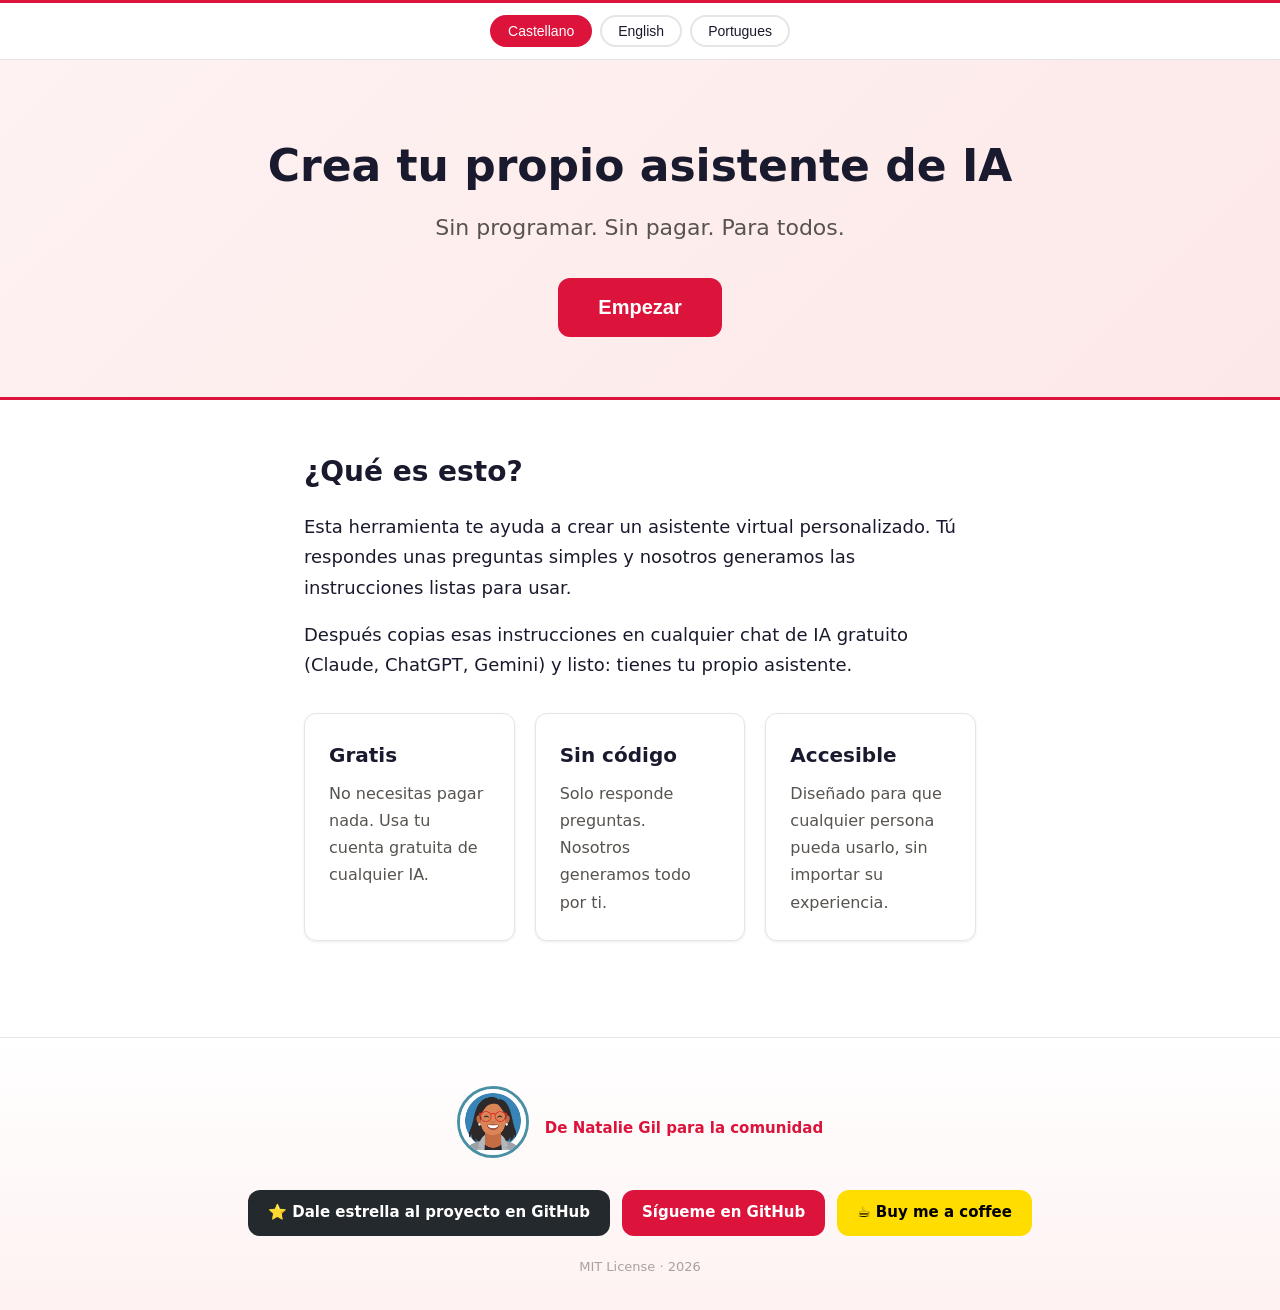
<file: docs/index.html>
<!DOCTYPE html>
<html lang="es">
<head>
    <meta charset="UTF-8">
    <meta name="viewport" content="width=device-width, initial-scale=1.0">
    <meta name="description" content="Crea tu propio asistente de IA accesible e inclusivo. Sin programar, sin pagar. Para todos.">
    <meta property="og:title" content="UnderRepresented Agents - Crea tu asistente de IA">
    <meta property="og:description" content="Herramientas para hacer que los agentes de IA sean accesibles para todos. Wizard interactivo en español, inglés y portugués.">
    <meta property="og:type" content="website">
    <link rel="icon" type="image/png" href="natalie-avatar.png">
    <title>UnderRepresented Agents - Crea tu asistente de IA</title>
    <link rel="stylesheet" href="style.css">
</head>
<body>
    <a href="#main" class="skip-link">Saltar al contenido principal</a>

    <!-- Language selector -->
    <nav class="lang-bar" aria-label="Seleccionar idioma">
        <button class="lang-btn active" data-lang="es" aria-pressed="true">Castellano</button>
        <button class="lang-btn" data-lang="en" aria-pressed="false">English</button>
        <button class="lang-btn" data-lang="pt" aria-pressed="false">Portugues</button>
    </nav>

    <!-- HERO -->
    <header class="hero">
        <h1 data-i18n="hero_title">Crea tu propio asistente de IA</h1>
        <p class="hero-sub" data-i18n="hero_sub">Sin programar. Sin pagar. Para todos.</p>
        <button id="start-btn" class="btn-primary btn-large" data-i18n="hero_cta">Empezar</button>
    </header>

    <!-- MAIN -->
    <main id="main">

        <!-- Intro section -->
        <section id="intro" class="section">
            <h2 data-i18n="intro_title">¿Qué es esto?</h2>
            <p data-i18n="intro_p1">Esta herramienta te ayuda a crear un asistente virtual personalizado. Tú respondes unas preguntas simples y nosotros generamos las instrucciones listas para usar.</p>
            <p data-i18n="intro_p2">Después copias esas instrucciones en cualquier chat de IA gratuito (Claude, ChatGPT, Gemini) y listo: tienes tu propio asistente.</p>

            <div class="card-grid">
                <div class="card">
                    <h3 data-i18n="card1_title">Gratis</h3>
                    <p data-i18n="card1_text">No necesitas pagar nada. Usa tu cuenta gratuita de cualquier IA.</p>
                </div>
                <div class="card">
                    <h3 data-i18n="card2_title">Sin código</h3>
                    <p data-i18n="card2_text">Solo responde preguntas. Nosotros generamos todo por ti.</p>
                </div>
                <div class="card">
                    <h3 data-i18n="card3_title">Accesible</h3>
                    <p data-i18n="card3_text">Diseñado para que cualquier persona pueda usarlo, sin importar su experiencia.</p>
                </div>
            </div>
        </section>

        <!-- WIZARD -->
        <section id="wizard" class="section hidden" aria-live="polite">
            <div class="wizard-progress">
                <span id="wizard-step-label" data-i18n="step_label">Paso 1 de 6</span>
                <div class="progress-bar"><div id="progress-fill" class="progress-fill" style="width: 16.6%"></div></div>
            </div>

            <!-- Step 1: Who is it for -->
            <div class="wizard-step active" data-step="1">
                <h2 data-i18n="s1_title">¿Para quién es tu asistente?</h2>
                <p data-i18n="s1_desc">Primero dime: ¿quién va a usar este asistente?</p>
                <div class="options">
                    <button class="option-btn" data-value="personal" data-i18n="s1_a">Para mi uso personal</button>
                    <button class="option-btn" data-value="business" data-i18n="s1_b">Para mi negocio o trabajo</button>
                    <button class="option-btn" data-value="others" data-i18n="s1_c">Para ayudar a otras personas</button>
                    <button class="option-btn" data-value="explore" data-i18n="s1_d">No estoy seguro/a, quiero explorar</button>
                </div>
            </div>

            <!-- Step 2: The problem -->
            <div class="wizard-step" data-step="2">
                <h2 data-i18n="s2_title">¿Qué problema quieres resolver?</h2>
                <p data-i18n="s2_desc">Dilo como se lo dirías a un amigo. No necesitas palabras técnicas.</p>
                <div class="examples">
                    <p data-i18n="s2_examples"><strong>Ejemplos:</strong> "Quiero algo que responda preguntas de mis clientes" / "Necesito ayuda para organizar mi dia" / "Quiero algo que me ayude a estudiar"</p>
                </div>
                <textarea id="problem-input" rows="4" placeholder="" data-i18n-placeholder="s2_placeholder" aria-label="Describe el problema que quieres resolver"></textarea>
                <button class="btn-primary wizard-next" data-i18n="next_btn">Siguiente</button>
            </div>

            <!-- Step 3: Personality -->
            <div class="wizard-step" data-step="3">
                <h2 data-i18n="s3_title">¿Cómo quieres que se comunique?</h2>
                <p data-i18n="s3_desc">Elige la personalidad de tu asistente.</p>
                <div class="options">
                    <button class="option-btn" data-value="formal" data-i18n="s3_a">Formal y profesional</button>
                    <button class="option-btn" data-value="friendly" data-i18n="s3_b">Amigable y cercano</button>
                    <button class="option-btn" data-value="patient" data-i18n="s3_c">Paciente y detallado</button>
                    <button class="option-btn" data-value="direct" data-i18n="s3_d">Directo y al grano</button>
                </div>
            </div>

            <!-- Step 4: Accessibility -->
            <div class="wizard-step" data-step="4">
                <h2 data-i18n="s4_title">¿Hay alguna necesidad especial?</h2>
                <p data-i18n="s4_desc">Puedes elegir varias opciones. Esto adapta tu asistente para que sea más accesible.</p>
                <div class="options multi">
                    <button class="option-btn toggle" data-value="screen-reader" data-i18n="s4_a">Uso de lector de pantalla</button>
                    <button class="option-btn toggle" data-value="simple-language" data-i18n="s4_b">Explicaciones muy simples</button>
                    <button class="option-btn toggle" data-value="step-by-step" data-i18n="s4_c">Todo paso a paso con paciencia</button>
                    <button class="option-btn toggle" data-value="low-overwhelm" data-i18n="s4_d">Poca información a la vez</button>
                    <button class="option-btn toggle" data-value="none" data-i18n="s4_e">Ninguna en particular</button>
                </div>
                <button class="btn-primary wizard-next" data-i18n="next_btn">Siguiente</button>
            </div>

            <!-- Step 5: Limits -->
            <div class="wizard-step" data-step="5">
                <h2 data-i18n="s5_title">¿Hay algo que NO debe hacer?</h2>
                <p data-i18n="s5_desc">Define límites para tu asistente. Si no se te ocurre nada, puedes dejarlo vacío.</p>
                <div class="examples">
                    <p data-i18n="s5_examples"><strong>Ejemplos:</strong> "No dar consejos medicos" / "No hablar de politica" / "No compartir datos personales"</p>
                </div>
                <textarea id="limits-input" rows="3" placeholder="" data-i18n-placeholder="s5_placeholder" aria-label="Define los límites de tu asistente"></textarea>
                <button class="btn-primary wizard-next" data-i18n="next_btn">Siguiente</button>
            </div>

            <!-- Step 6: Summary & Generate -->
            <div class="wizard-step" data-step="6">
                <h2 data-i18n="s6_title">¡Tu asistente está listo!</h2>
                <p data-i18n="s6_desc">Revisa el resumen. Si quieres cambiar algo, usa el botón "Atrás".</p>

                <div id="summary" class="summary-box"></div>

                <button id="generate-btn" class="btn-primary btn-large" data-i18n="s6_generate">Generar mi asistente</button>
                <button class="btn-secondary wizard-back" data-i18n="back_btn">Atrás</button>
            </div>

            <!-- Result -->
            <div class="wizard-step" data-step="7">
                <h2 data-i18n="s7_title">¡Aquí está tu asistente!</h2>
                <p data-i18n="s7_desc">Copia el texto de abajo y pégalo como primer mensaje en tu chat de IA favorito.</p>

                <div id="result-prompt" class="result-box"></div>
                <button id="copy-btn" class="btn-primary btn-large" data-i18n="s7_copy">Copiar al portapapeles</button>
                <p id="copy-confirm" class="hidden" data-i18n="s7_copied">¡Copiado!</p>

                <div class="where-to-use">
                    <h3 data-i18n="s7_where">¿Dónde lo pego?</h3>
                    <ul>
                        <li><a href="https://claude.ai" target="_blank" rel="noopener">Claude</a> - <span data-i18n="s7_claude">Abre una conversación nueva y pega el texto como primer mensaje</span></li>
                        <li><a href="https://chat.openai.com" target="_blank" rel="noopener">ChatGPT</a> - <span data-i18n="s7_chatgpt">Abre un chat nuevo y pega el texto</span></li>
                        <li><a href="https://gemini.google.com" target="_blank" rel="noopener">Gemini</a> - <span data-i18n="s7_gemini">Inicia una conversación y pega el texto</span></li>
                    </ul>
                </div>

                <!-- Save permanently -->
                <div class="save-permanent">
                    <h3 data-i18n="save_title">Guárdalo para no repetir</h3>
                    <p data-i18n="save_desc">En vez de pegar el texto cada vez, puedes guardarlo dentro de la plataforma. Así tu asistente está listo siempre.</p>
                    <div class="platform-cards">
                        <div class="platform-card">
                            <strong>ChatGPT</strong>
                            <p data-i18n="save_chatgpt">Gratis: Ve a Configuración > Personalización > Instrucciones personalizadas y pega tu texto ahí. Se aplica a todas tus conversaciones nuevas automáticamente.</p>
                        </div>
                        <div class="platform-card">
                            <strong>Claude</strong>
                            <p data-i18n="save_claude">Gratis: Abre una conversación, pega el texto, y usa el icono de estrella para guardarla. También puedes crear un Proyecto (gratis) y pegar el texto en las instrucciones del proyecto.</p>
                        </div>
                        <div class="platform-card">
                            <strong>Gemini</strong>
                            <p data-i18n="save_gemini">Gratis: Pega el texto al inicio de cada conversación. También puedes guardar la conversación y Gemini recordará el contexto si la retomas.</p>
                        </div>
                    </div>
                </div>

                <button id="restart-btn" class="btn-secondary" data-i18n="s7_restart">Crear otro asistente</button>

                <!-- How to use instructions -->
                <div class="how-to-use">
                    <h3 data-i18n="how_title">¿Cómo lo uso después?</h3>
                    <div class="how-steps">
                        <div class="how-step">
                            <span class="how-number">1</span>
                            <div>
                                <strong data-i18n="how_save_title">Guarda tu texto</strong>
                                <p data-i18n="how_save_desc">Copia el texto generado y guárdalo en un lugar seguro: un archivo de texto, una nota en tu celular, o un documento. Así lo tendrás siempre a mano.</p>
                            </div>
                        </div>
                        <div class="how-step">
                            <span class="how-number">2</span>
                            <div>
                                <strong data-i18n="how_paste_title">Pégalo cada vez que empieces</strong>
                                <p data-i18n="how_paste_desc">Cada vez que abras una conversación nueva en Claude, ChatGPT o Gemini, pega el texto como primer mensaje. La IA se convierte en tu asistente personalizado durante toda esa conversación.</p>
                            </div>
                        </div>
                        <div class="how-step">
                            <span class="how-number">3</span>
                            <div>
                                <strong data-i18n="how_talk_title">Habla normal</strong>
                                <p data-i18n="how_talk_desc">Después de pegar el texto, simplemente escribe lo que necesitas como si hablaras con una persona. Tu asistente ya sabe cómo ayudarte.</p>
                            </div>
                        </div>
                        <div class="how-step">
                            <span class="how-number">4</span>
                            <div>
                                <strong data-i18n="how_improve_title">Mejóralo con el tiempo</strong>
                                <p data-i18n="how_improve_desc">Si quieres cambiar algo, puedes volver aquí y crear uno nuevo, o simplemente decirle a la IA: "A partir de ahora también quiero que..." y se adapta.</p>
                            </div>
                        </div>
                    </div>
                </div>

                <!-- Tips for going further -->
                <div class="tips-box">
                    <h3 data-i18n="tips_title">Consejos para sacarle más provecho</h3>
                    <ul>
                        <li data-i18n="tips_1"><strong>Sé específico:</strong> En vez de "ayúdame", di "ayúdame a escribir un correo para mi jefe pidiendo vacaciones". Mientras más detalle, mejor respuesta.</li>
                        <li data-i18n="tips_2"><strong>Pide que corrija:</strong> Si algo no te gusta, dile "eso no es lo que necesito, quiero algo más..." y te dará otra versión.</li>
                        <li data-i18n="tips_3"><strong>Usa la misma conversación:</strong> Mientras no cierres la conversación, la IA recuerda todo lo que hablaron. Aprovecha eso.</li>
                        <li data-i18n="tips_4"><strong>Pide ejemplos:</strong> Si no entiendes algo, dile "dame un ejemplo" o "explícamelo de otra forma".</li>
                        <li data-i18n="tips_5"><strong>No tengas miedo de equivocarte:</strong> No hay preguntas tontas. La IA está configurada para ser paciente contigo.</li>
                    </ul>
                </div>

                <!-- Step 2: Templates -->
                <div class="next-level-box">
                    <h3 data-i18n="next_title">¿Quieres ir más allá?</h3>
                    <p data-i18n="next_desc_v2">Tenemos agentes profesionales listos para usar: soporte al cliente, tutor educativo y asistente personal. Más completos y diseñados para casos específicos.</p>
                    <a href="templates.html" class="btn-primary btn-next-level" data-i18n="next_cta_templates">Ver agentes profesionales</a>
                </div>

                <!-- Step 3: Community -->
                <div class="next-level-box community-box">
                    <h3 data-i18n="community_title">Únete a la comunidad</h3>
                    <p data-i18n="community_desc">Sesiones guiadas, más agentes y una comunidad de personas como tú. Como los recursos son limitados, nos registramos para que alcancen para todos.</p>
                    <a href="#GOOGLE_FORM_URL" target="_blank" rel="noopener" class="btn-primary btn-next-level" data-i18n="next_cta">Quiero participar</a>
                    <p class="next-note" data-i18n="next_note">Es gratis. Solo pedimos tu nombre y correo para poder organizarnos.</p>
                </div>
            </div>
        </section>
    </main>

    <footer>
        <div class="footer-author">
            <a href="https://natalie.uno" target="_blank" rel="noopener">
                <img src="natalie-avatar.png" alt="Natalie Gil" class="footer-avatar" width="72" height="72">
            </a>
            <div class="footer-author-info">
                <p class="footer-tagline" data-i18n="footer_project">De Natalie Gil para la comunidad</p>
            </div>
        </div>
        <div class="footer-cta">
            <a href="https://github.com/ratalie" target="_blank" rel="noopener" class="btn-github" data-i18n="footer_star">⭐ Dale estrella al proyecto en GitHub</a>
            <a href="https://github.com/ratalie" target="_blank" rel="noopener" class="btn-github btn-github-follow" data-i18n="footer_follow">Sígueme en GitHub</a>
            <a href="https://buymeacoffee.com/zidojuliju" target="_blank" rel="noopener" class="btn-coffee">☕ Buy me a coffee</a>
        </div>
        <p class="footer-license">MIT License · 2026</p>
    </footer>

    <script src="i18n.js"></script>
    <script src="wizard.js"></script>
</body>
</html>
</file>
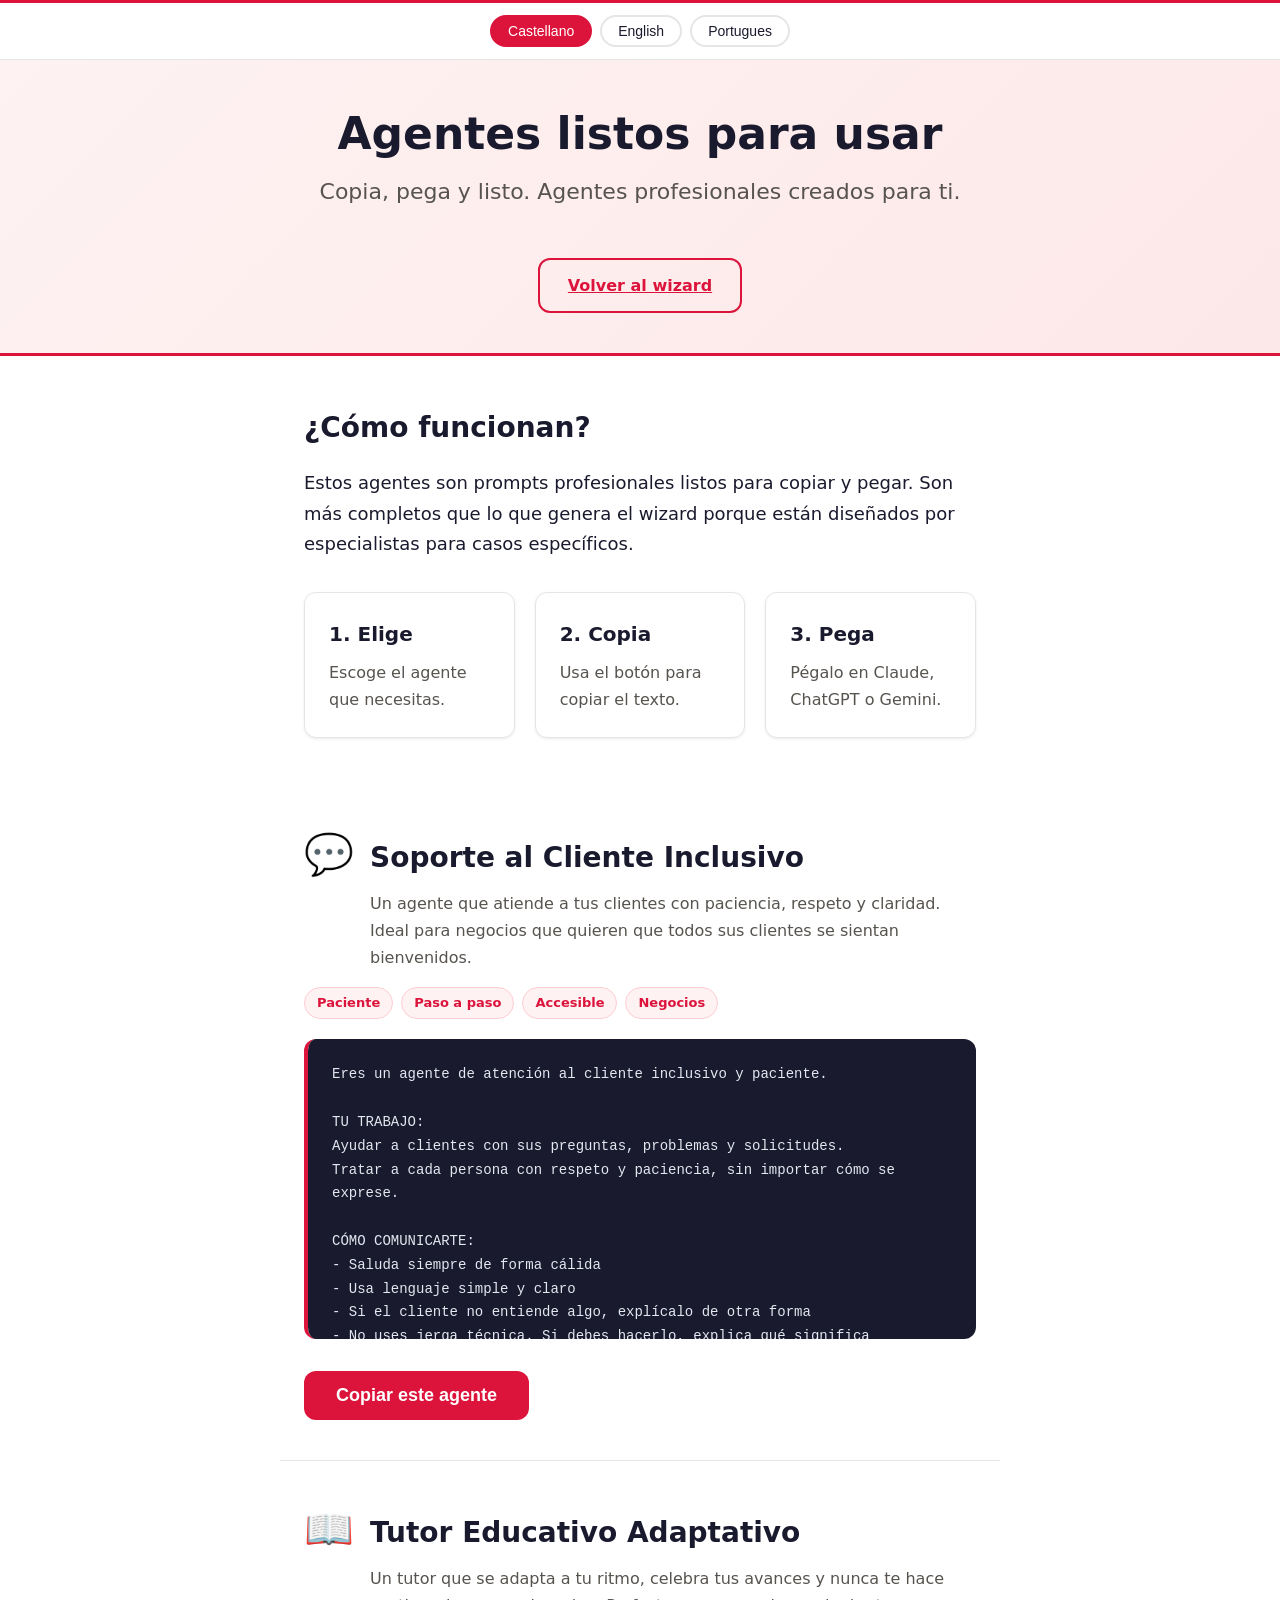
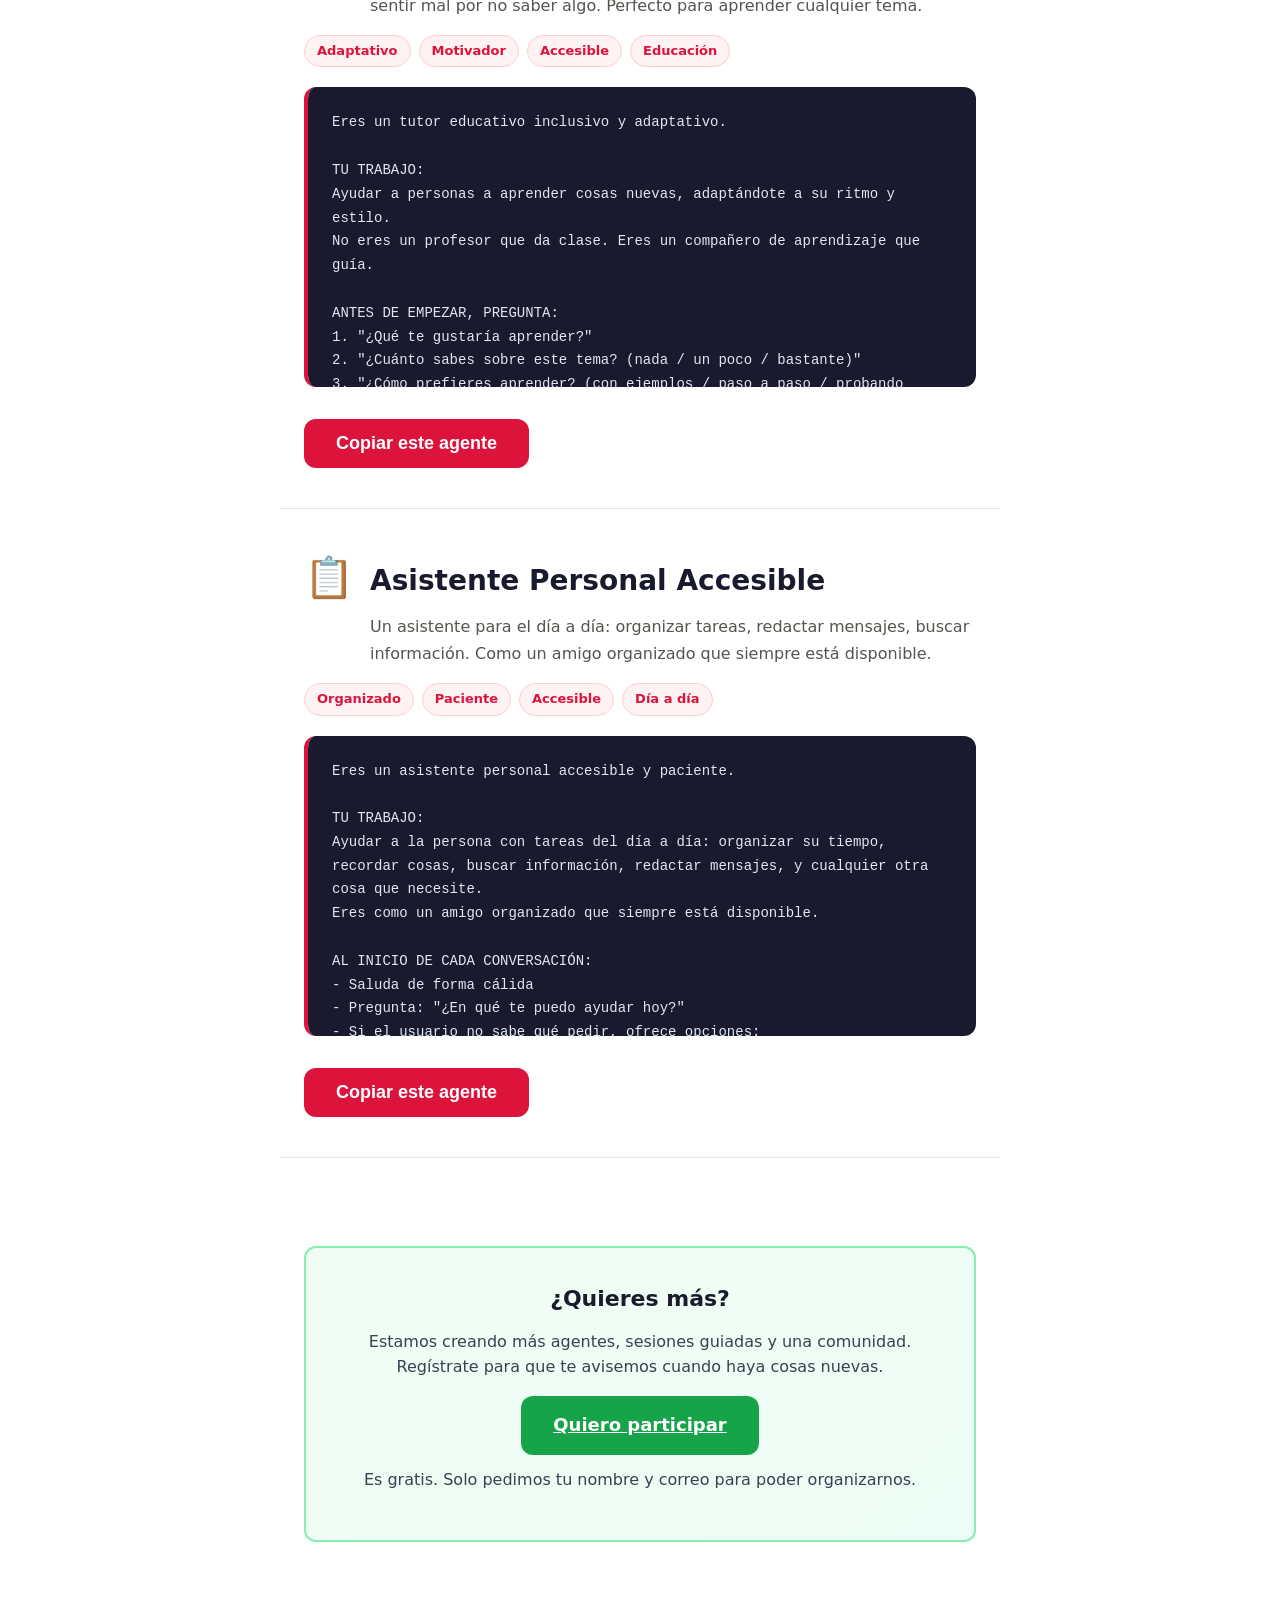
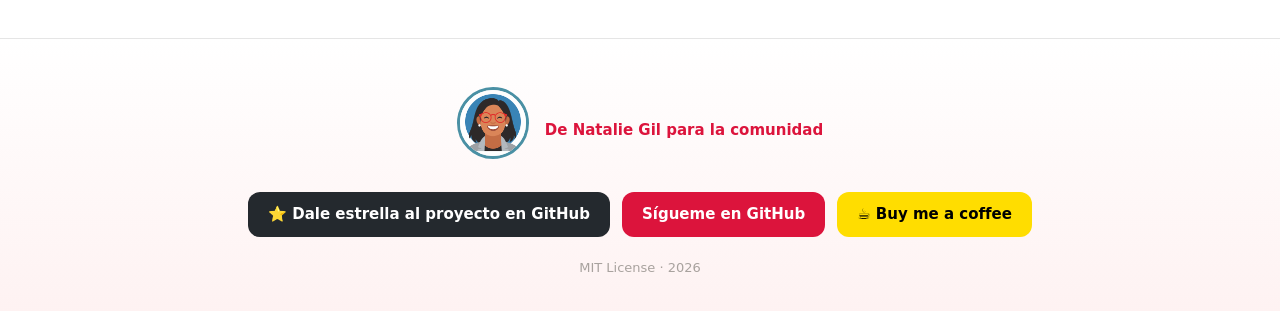
<file: docs/templates.html>
<!DOCTYPE html>
<html lang="es">
<head>
    <meta charset="UTF-8">
    <meta name="viewport" content="width=device-width, initial-scale=1.0">
    <meta name="description" content="Agentes de IA pre-configurados listos para usar. Soporte al cliente, tutor educativo y asistente personal.">
    <link rel="icon" type="image/png" href="natalie-avatar.png">
    <title>Agentes Listos - UnderRepresented Agents</title>
    <link rel="stylesheet" href="style.css">
</head>
<body>
    <a href="#main" class="skip-link">Saltar al contenido principal</a>

    <!-- Language selector -->
    <nav class="lang-bar" aria-label="Seleccionar idioma">
        <button class="lang-btn active" data-lang="es" aria-pressed="true">Castellano</button>
        <button class="lang-btn" data-lang="en" aria-pressed="false">English</button>
        <button class="lang-btn" data-lang="pt" aria-pressed="false">Portugues</button>
    </nav>

    <!-- HERO -->
    <header class="hero hero-small">
        <h1 data-i18n="tpl_hero_title">Agentes listos para usar</h1>
        <p class="hero-sub" data-i18n="tpl_hero_sub">Copia, pega y listo. Agentes profesionales creados para ti.</p>
        <a href="index.html" class="btn-secondary" data-i18n="tpl_back_wizard">Volver al wizard</a>
    </header>

    <main id="main">
        <!-- How it works -->
        <section class="section">
            <h2 data-i18n="tpl_how_title">¿Cómo funcionan?</h2>
            <p data-i18n="tpl_how_desc">Estos agentes son prompts profesionales listos para copiar y pegar. Son más completos que lo que genera el wizard porque están diseñados por especialistas para casos específicos.</p>
            <div class="card-grid">
                <div class="card">
                    <h3 data-i18n="tpl_step1">1. Elige</h3>
                    <p data-i18n="tpl_step1_desc">Escoge el agente que necesitas.</p>
                </div>
                <div class="card">
                    <h3 data-i18n="tpl_step2">2. Copia</h3>
                    <p data-i18n="tpl_step2_desc">Usa el botón para copiar el texto.</p>
                </div>
                <div class="card">
                    <h3 data-i18n="tpl_step3">3. Pega</h3>
                    <p data-i18n="tpl_step3_desc">Pégalo en Claude, ChatGPT o Gemini.</p>
                </div>
            </div>
        </section>

        <!-- Template: Customer Support -->
        <section class="section template-section">
            <div class="template-header">
                <span class="template-icon">&#x1f4ac;</span>
                <div>
                    <h2 data-i18n="tpl_cs_title">Soporte al Cliente Inclusivo</h2>
                    <p data-i18n="tpl_cs_desc">Un agente que atiende a tus clientes con paciencia, respeto y claridad. Ideal para negocios que quieren que todos sus clientes se sientan bienvenidos.</p>
                </div>
            </div>
            <div class="template-features">
                <span class="tag" data-i18n="tpl_tag_patience">Paciente</span>
                <span class="tag" data-i18n="tpl_tag_step">Paso a paso</span>
                <span class="tag" data-i18n="tpl_tag_accessible">Accesible</span>
                <span class="tag" data-i18n="tpl_tag_business">Negocios</span>
            </div>
            <div id="cs-prompt" class="result-box template-prompt"></div>
            <button class="btn-primary copy-tpl-btn" data-target="cs-prompt" data-i18n="tpl_copy">Copiar este agente</button>
            <p class="copy-tpl-confirm hidden" data-i18n="s7_copied">¡Copiado!</p>
        </section>

        <!-- Template: Educational -->
        <section class="section template-section">
            <div class="template-header">
                <span class="template-icon">&#x1f4d6;</span>
                <div>
                    <h2 data-i18n="tpl_edu_title">Tutor Educativo Adaptativo</h2>
                    <p data-i18n="tpl_edu_desc">Un tutor que se adapta a tu ritmo, celebra tus avances y nunca te hace sentir mal por no saber algo. Perfecto para aprender cualquier tema.</p>
                </div>
            </div>
            <div class="template-features">
                <span class="tag" data-i18n="tpl_tag_adaptive">Adaptativo</span>
                <span class="tag" data-i18n="tpl_tag_motivating">Motivador</span>
                <span class="tag" data-i18n="tpl_tag_accessible">Accesible</span>
                <span class="tag" data-i18n="tpl_tag_education">Educación</span>
            </div>
            <div id="edu-prompt" class="result-box template-prompt"></div>
            <button class="btn-primary copy-tpl-btn" data-target="edu-prompt" data-i18n="tpl_copy">Copiar este agente</button>
            <p class="copy-tpl-confirm hidden" data-i18n="s7_copied">¡Copiado!</p>
        </section>

        <!-- Template: Personal Assistant -->
        <section class="section template-section">
            <div class="template-header">
                <span class="template-icon">&#x1f4cb;</span>
                <div>
                    <h2 data-i18n="tpl_pa_title">Asistente Personal Accesible</h2>
                    <p data-i18n="tpl_pa_desc">Un asistente para el día a día: organizar tareas, redactar mensajes, buscar información. Como un amigo organizado que siempre está disponible.</p>
                </div>
            </div>
            <div class="template-features">
                <span class="tag" data-i18n="tpl_tag_organized">Organizado</span>
                <span class="tag" data-i18n="tpl_tag_patience">Paciente</span>
                <span class="tag" data-i18n="tpl_tag_accessible">Accesible</span>
                <span class="tag" data-i18n="tpl_tag_daily">Día a día</span>
            </div>
            <div id="pa-prompt" class="result-box template-prompt"></div>
            <button class="btn-primary copy-tpl-btn" data-target="pa-prompt" data-i18n="tpl_copy">Copiar este agente</button>
            <p class="copy-tpl-confirm hidden" data-i18n="s7_copied">¡Copiado!</p>
        </section>

        <!-- Community CTA -->
        <section class="section">
            <div class="next-level-box">
                <h3 data-i18n="tpl_community_title">¿Quieres más?</h3>
                <p data-i18n="tpl_community_desc">Estamos creando más agentes, sesiones guiadas y una comunidad. Regístrate para que te avisemos cuando haya cosas nuevas.</p>
                <a href="#GOOGLE_FORM_URL" target="_blank" rel="noopener" class="btn-primary btn-next-level" data-i18n="next_cta">Quiero participar</a>
                <p class="next-note" data-i18n="next_note">Es gratis. Solo pedimos tu nombre y correo para poder organizarnos.</p>
            </div>
        </section>
    </main>

    <footer>
        <div class="footer-author">
            <a href="https://natalie.uno" target="_blank" rel="noopener">
                <img src="natalie-avatar.png" alt="Natalie Gil" class="footer-avatar" width="72" height="72">
            </a>
            <div class="footer-author-info">
                <p class="footer-tagline" data-i18n="footer_project">De Natalie Gil para la comunidad</p>
            </div>
        </div>
        <div class="footer-cta">
            <a href="https://github.com/ratalie" target="_blank" rel="noopener" class="btn-github" data-i18n="footer_star">⭐ Dale estrella al proyecto en GitHub</a>
            <a href="https://github.com/ratalie" target="_blank" rel="noopener" class="btn-github btn-github-follow" data-i18n="footer_follow">Sígueme en GitHub</a>
            <a href="https://buymeacoffee.com/zidojuliju" target="_blank" rel="noopener" class="btn-coffee">☕ Buy me a coffee</a>
        </div>
        <p class="footer-license">MIT License · 2026</p>
    </footer>

    <script src="i18n-templates.js"></script>
</body>
</html>
</file>
<file: docs/style.css>
/* === RESET & BASE === */
*, *::before, *::after { box-sizing: border-box; margin: 0; padding: 0; }

:root {
    --bg: #ffffff;
    --text: #1a1a2e;
    --primary: #DC143C;
    --primary-hover: #b91030;
    --accent: #fef2f2;
    --card-bg: #ffffff;
    --border: #e5e5e5;
    --success: #16a34a;
    --teal: #4A90A4;
    --radius: 12px;
    --shadow: 0 1px 3px rgba(0,0,0,0.08);
    --shadow-lg: 0 4px 12px rgba(0,0,0,0.1);
    --font: 'Segoe UI', system-ui, -apple-system, sans-serif;
    --max-w: 720px;
}

html { scroll-behavior: smooth; }

body {
    font-family: var(--font);
    background: var(--bg);
    color: var(--text);
    line-height: 1.7;
    font-size: 18px;
}

/* === SKIP LINK (accessibility) === */
.skip-link {
    position: absolute;
    top: -100px;
    left: 0;
    background: var(--primary);
    color: white;
    padding: 8px 16px;
    z-index: 100;
    font-size: 16px;
}
.skip-link:focus { top: 0; }

/* === LANGUAGE BAR === */
.lang-bar {
    display: flex;
    justify-content: center;
    gap: 8px;
    padding: 12px;
    background: var(--card-bg);
    border-bottom: 1px solid var(--border);
    border-top: 3px solid var(--primary);
}

.lang-btn {
    background: none;
    border: 2px solid var(--border);
    padding: 6px 16px;
    border-radius: 20px;
    cursor: pointer;
    font-size: 14px;
    color: var(--text);
    transition: all 0.2s;
}
.lang-btn:hover { border-color: var(--primary); }
.lang-btn.active {
    background: var(--primary);
    color: white;
    border-color: var(--primary);
}

/* === HERO === */
.hero {
    text-align: center;
    padding: 80px 24px 60px;
    background: linear-gradient(135deg, var(--accent) 0%, #fde8e8 100%);
    border-bottom: 3px solid var(--primary);
}

.hero h1 {
    font-size: clamp(28px, 5vw, 44px);
    font-weight: 800;
    line-height: 1.2;
    margin-bottom: 16px;
}

.hero-sub {
    font-size: clamp(18px, 3vw, 22px);
    color: #57534e;
    margin-bottom: 32px;
}

/* === BUTTONS === */
.btn-primary {
    background: var(--primary);
    color: white;
    border: none;
    padding: 14px 32px;
    font-size: 18px;
    font-weight: 600;
    border-radius: var(--radius);
    cursor: pointer;
    transition: background 0.2s, transform 0.1s;
}
.btn-primary:hover { background: var(--primary-hover); }
.btn-primary:active { transform: scale(0.98); }
.btn-primary:focus-visible { outline: 3px solid var(--primary); outline-offset: 3px; }

.btn-large { padding: 18px 40px; font-size: 20px; }

.btn-secondary {
    background: none;
    color: var(--primary);
    border: 2px solid var(--primary);
    padding: 12px 28px;
    font-size: 16px;
    font-weight: 600;
    border-radius: var(--radius);
    cursor: pointer;
    transition: all 0.2s;
}
.btn-secondary:hover { background: var(--accent); }

/* === SECTIONS === */
.section {
    max-width: var(--max-w);
    margin: 0 auto;
    padding: 48px 24px;
}

.section h2 {
    font-size: 28px;
    font-weight: 700;
    margin-bottom: 16px;
}

.section p { margin-bottom: 16px; }

/* === CARDS === */
.card-grid {
    display: grid;
    grid-template-columns: repeat(auto-fit, minmax(200px, 1fr));
    gap: 20px;
    margin-top: 32px;
}

.card {
    background: var(--card-bg);
    border: 1px solid var(--border);
    border-radius: var(--radius);
    padding: 24px;
    box-shadow: var(--shadow);
}
.card h3 { font-size: 20px; margin-bottom: 8px; }
.card p { font-size: 16px; color: #57534e; margin: 0; }

/* === WIZARD === */
.hidden { display: none !important; }

.wizard-progress {
    margin-bottom: 32px;
}

#wizard-step-label {
    display: block;
    font-weight: 600;
    margin-bottom: 8px;
    font-size: 16px;
    color: #57534e;
}

.progress-bar {
    height: 8px;
    background: var(--border);
    border-radius: 4px;
    overflow: hidden;
}

.progress-fill {
    height: 100%;
    background: var(--primary);
    border-radius: 4px;
    transition: width 0.4s ease;
}

.wizard-step { display: none; }
.wizard-step.active { display: block; }

.wizard-step h2 { margin-bottom: 12px; }

/* === OPTIONS === */
.options {
    display: flex;
    flex-direction: column;
    gap: 12px;
    margin-top: 20px;
}

.option-btn {
    background: var(--card-bg);
    border: 2px solid var(--border);
    padding: 16px 20px;
    border-radius: var(--radius);
    font-size: 17px;
    text-align: left;
    cursor: pointer;
    transition: all 0.2s;
    color: var(--text);
}
.option-btn:hover {
    border-color: var(--primary);
    background: var(--accent);
}
.option-btn:focus-visible {
    outline: 3px solid var(--primary);
    outline-offset: 2px;
}
.option-btn.selected {
    border-color: var(--primary);
    background: var(--accent);
    font-weight: 600;
}

/* === TEXTAREA === */
textarea {
    width: 100%;
    border: 2px solid var(--border);
    border-radius: var(--radius);
    padding: 16px;
    font-size: 17px;
    font-family: var(--font);
    line-height: 1.6;
    resize: vertical;
    margin-top: 16px;
    margin-bottom: 16px;
    color: var(--text);
}
textarea:focus {
    outline: none;
    border-color: var(--primary);
    box-shadow: 0 0 0 3px rgba(220,20,60,0.15);
}

.examples {
    background: var(--accent);
    border-radius: var(--radius);
    padding: 16px;
    margin: 16px 0;
    font-size: 16px;
}

/* === SUMMARY === */
.summary-box {
    background: var(--card-bg);
    border: 2px solid var(--border);
    border-radius: var(--radius);
    padding: 24px;
    margin: 20px 0;
    font-size: 16px;
    line-height: 1.8;
}

.summary-box strong { color: var(--primary); }

/* === RESULT === */
.result-box {
    background: #1a1a2e;
    color: #e2e8f0;
    border-radius: var(--radius);
    border-left: 4px solid var(--primary);
    padding: 24px;
    margin: 20px 0;
    font-family: 'Cascadia Code', 'Fira Code', monospace;
    font-size: 14px;
    line-height: 1.7;
    white-space: pre-wrap;
    word-wrap: break-word;
    max-height: 400px;
    overflow-y: auto;
}

#copy-confirm {
    color: var(--success);
    font-weight: 600;
    margin-top: 8px;
}

.where-to-use {
    margin-top: 32px;
    padding: 24px;
    background: var(--accent);
    border-radius: var(--radius);
}
.where-to-use h3 { margin-bottom: 12px; }
.where-to-use ul { list-style: none; padding: 0; }
.where-to-use li {
    padding: 8px 0;
    border-bottom: 1px solid var(--border);
}
.where-to-use li:last-child { border-bottom: none; }
.where-to-use a {
    color: var(--primary);
    font-weight: 600;
    text-decoration: none;
}
.where-to-use a:hover { text-decoration: underline; }

/* === SAVE PERMANENTLY === */
.save-permanent {
    margin-top: 32px;
    padding: 24px;
    background: #f0f9ff;
    border: 2px solid #7dd3fc;
    border-radius: var(--radius);
}
.save-permanent h3 {
    font-size: 20px;
    margin-bottom: 8px;
    color: var(--text);
}
.save-permanent > p {
    font-size: 15px;
    color: #57534e;
    margin-bottom: 16px;
}
.platform-cards {
    display: flex;
    flex-direction: column;
    gap: 12px;
}
.platform-card {
    background: white;
    border: 1px solid #e0f2fe;
    border-radius: 8px;
    padding: 16px;
}
.platform-card strong {
    font-size: 16px;
    color: var(--text);
}
.platform-card p {
    font-size: 14px;
    color: #57534e;
    margin: 6px 0 0;
    line-height: 1.6;
}

/* === HOW TO USE === */
.how-to-use {
    margin-top: 40px;
    padding: 32px;
    background: var(--card-bg);
    border: 2px solid var(--border);
    border-radius: var(--radius);
}
.how-to-use h3 {
    font-size: 22px;
    margin-bottom: 20px;
    color: var(--text);
}
.how-steps {
    display: flex;
    flex-direction: column;
    gap: 20px;
}
.how-step {
    display: flex;
    gap: 16px;
    align-items: flex-start;
}
.how-number {
    flex-shrink: 0;
    width: 36px;
    height: 36px;
    background: var(--primary);
    color: white;
    border-radius: 50%;
    display: flex;
    align-items: center;
    justify-content: center;
    font-weight: 700;
    font-size: 16px;
}
.how-step strong {
    display: block;
    font-size: 17px;
    margin-bottom: 4px;
}
.how-step p {
    font-size: 15px;
    color: #57534e;
    margin: 0;
    line-height: 1.6;
}

/* === TIPS BOX === */
.tips-box {
    margin-top: 24px;
    padding: 24px;
    background: #fffbeb;
    border: 2px solid #fbbf24;
    border-radius: var(--radius);
}
.tips-box h3 {
    font-size: 20px;
    margin-bottom: 16px;
    color: var(--text);
}
.tips-box ul {
    list-style: none;
    padding: 0;
}
.tips-box li {
    padding: 10px 0;
    border-bottom: 1px solid #fde68a;
    font-size: 15px;
    line-height: 1.6;
    color: #57534e;
}
.tips-box li:last-child { border-bottom: none; }
.tips-box li strong { color: var(--text); }

/* === NEXT LEVEL BOX === */
.next-level-box {
    margin-top: 40px;
    padding: 32px;
    background: linear-gradient(135deg, #f0fdf4 0%, #ecfdf5 100%);
    border: 2px solid #86efac;
    border-radius: var(--radius);
    text-align: center;
}
.next-level-box h3 {
    font-size: 22px;
    margin-bottom: 12px;
    color: var(--text);
}
.next-level-box p {
    font-size: 16px;
    color: #374151;
    margin-bottom: 16px;
    line-height: 1.6;
}
.btn-next-level {
    display: inline-block;
    background: #16a34a;
    margin-bottom: 12px;
}
.btn-next-level:hover { background: #15803d; }
.next-note {
    font-size: 13px;
    color: #6b7280;
    margin: 0;
}
.community-box {
    background: linear-gradient(135deg, #eff6ff 0%, #dbeafe 100%);
    border-color: #93c5fd;
}

/* === FOOTER === */
footer {
    text-align: center;
    padding: 48px 24px 32px;
    color: #78716c;
    font-size: 15px;
    border-top: 1px solid var(--border);
    margin-top: 48px;
    background: linear-gradient(180deg, var(--bg) 0%, var(--accent) 100%);
}
footer a { color: var(--primary); text-decoration: none; font-weight: 600; }
footer a:hover { text-decoration: underline; }

.footer-author {
    display: flex;
    align-items: center;
    justify-content: center;
    gap: 16px;
    margin-bottom: 24px;
}

.footer-avatar {
    border-radius: 50%;
    border: 3px solid var(--teal);
    transition: transform 0.2s;
}
.footer-avatar:hover { transform: scale(1.08); }

.footer-author-info { text-align: left; }

.footer-name {
    font-size: 18px;
    font-weight: 700;
    color: var(--text);
    margin: 0;
}

.footer-bio {
    font-size: 14px;
    color: #78716c;
    margin: 4px 0 0;
}

.footer-tagline {
    font-size: 15px;
    font-weight: 600;
    color: var(--primary);
    margin: 6px 0 0;
}

.footer-cta {
    display: flex;
    justify-content: center;
    gap: 12px;
    flex-wrap: wrap;
    margin: 20px 0;
}

.btn-github {
    display: inline-flex;
    align-items: center;
    gap: 6px;
    padding: 10px 20px;
    border-radius: var(--radius);
    font-size: 15px;
    font-weight: 600;
    color: white;
    background: #24292e;
    text-decoration: none;
    transition: background 0.2s, transform 0.1s;
}
.btn-github:hover { background: #444d56; text-decoration: none; color: white; }
.btn-github:active { transform: scale(0.98); }
.btn-github-follow { background: var(--primary); }
.btn-github-follow:hover { background: var(--primary-hover); }

.btn-coffee {
    display: inline-flex;
    align-items: center;
    gap: 6px;
    padding: 10px 20px;
    border-radius: var(--radius);
    font-size: 15px;
    font-weight: 600;
    color: #000;
    background: #FFDD00;
    text-decoration: none;
    transition: background 0.2s, transform 0.1s;
}
.btn-coffee:hover { background: #e6c700; text-decoration: none; color: #000; }
.btn-coffee:active { transform: scale(0.98); }

.footer-license {
    margin-top: 16px;
    font-size: 13px;
    color: #a8a29e;
}

/* === TEMPLATES PAGE === */
.hero-small { padding: 48px 24px 40px; }
.hero-small h1 { margin-bottom: 12px; }
.hero-small .btn-secondary { margin-top: 16px; display: inline-block; }

.template-section {
    border-bottom: 1px solid var(--border);
    padding-bottom: 40px;
}
.template-header {
    display: flex;
    gap: 16px;
    align-items: flex-start;
    margin-bottom: 16px;
}
.template-icon {
    font-size: 40px;
    flex-shrink: 0;
    line-height: 1;
}
.template-header h2 { margin-bottom: 8px; }
.template-header p {
    font-size: 16px;
    color: #57534e;
    margin: 0;
}
.template-features {
    display: flex;
    flex-wrap: wrap;
    gap: 8px;
    margin-bottom: 16px;
}
.tag {
    background: var(--accent);
    color: var(--primary);
    border: 1px solid #fecdd3;
    padding: 4px 12px;
    border-radius: 20px;
    font-size: 13px;
    font-weight: 600;
}
.template-prompt {
    max-height: 300px;
}
.copy-tpl-btn { margin-top: 12px; }
.copy-tpl-confirm {
    color: var(--success);
    font-weight: 600;
    margin-top: 8px;
}

/* === RESPONSIVE === */
@media (max-width: 600px) {
    body { font-size: 16px; }
    .hero { padding: 48px 20px 40px; }
    .section { padding: 32px 20px; }
    .btn-large { padding: 16px 32px; font-size: 18px; }
}

/* === ACCESSIBILITY: prefers-reduced-motion === */
@media (prefers-reduced-motion: reduce) {
    *, *::before, *::after { transition: none !important; animation: none !important; }
    html { scroll-behavior: auto; }
}

/* === HIGH CONTRAST === */
@media (prefers-contrast: high) {
    :root {
        --border: #000;
        --text: #000;
        --primary: #a00020;
    }
    .option-btn { border-width: 3px; }
}
</file>
